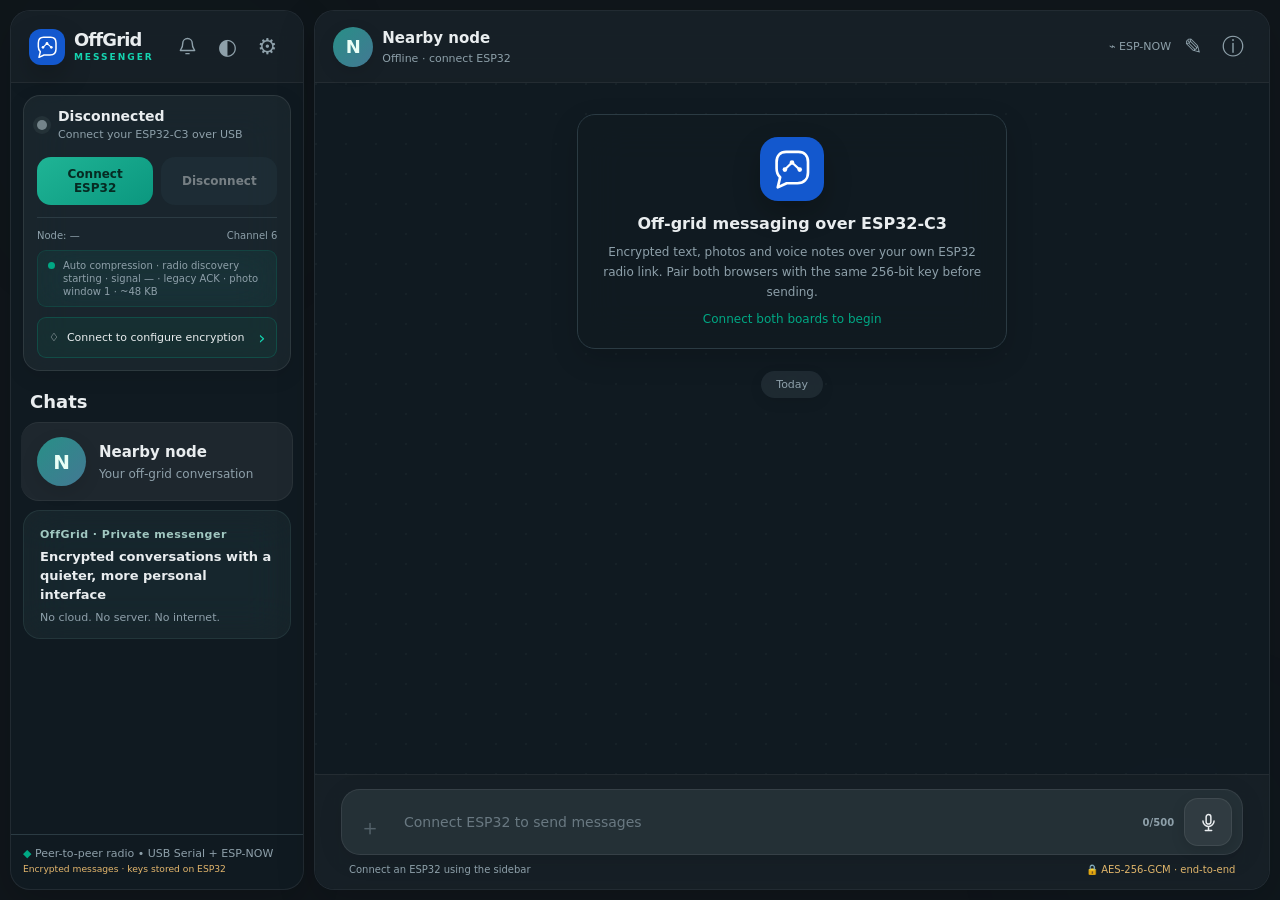
<file: web/index.html>
<!doctype html>
<html lang="en">
<head>
  <meta charset="utf-8">
  <meta name="viewport" content="width=device-width, initial-scale=1">
  <meta name="theme-color" content="#101b21">
  <title>OffGrid Messenger</title>
  <link rel="icon" href="logo.svg" type="image/svg+xml">
  <link rel="stylesheet" href="styles.css?v=2.4.1">
  <script src="protocol.js?v=2.4.1" defer></script>
  <script src="adaptive.js?v=2.4.1" defer></script>
  <script src="app.js?v=2.4.1" defer></script>
</head>
<body>
<div class="app" id="app">
  <aside class="sidebar">
    <header class="side-head">
      <div class="branding">
        <img class="brand-logo" src="logo.svg" alt="OffGrid Messenger logo">
        <div><strong>OffGrid</strong><small>MESSENGER</small></div>
      </div>
      <div class="side-actions">
        <button class="icon-button notification-button" id="notificationButton" type="button" title="Enable desktop notifications" aria-label="Enable desktop notifications" aria-pressed="false"><svg viewBox="0 0 24 24" width="19" height="19" fill="none" stroke="currentColor" stroke-width="1.8" stroke-linecap="round" stroke-linejoin="round" aria-hidden="true"><path d="M18 8a6 6 0 0 0-12 0c0 7-3 7-3 9h18c0-2-3-2-3-9ZM10 21h4"/></svg><span class="notification-dot" aria-hidden="true"></span></button><button class="icon-button" id="themeToggle" title="Toggle appearance" aria-label="Toggle appearance">◐</button>
        <button class="icon-button" id="settingsButton" title="Settings" aria-label="Settings">⚙</button>
      </div>
    </header>
    <div class="side-connection" id="connectionCard">
      <div class="connection-title">
        <span class="status-dot" id="statusDot"></span>
        <div><strong id="connectionState">Disconnected</strong><small id="connectionDescription">Connect your ESP32-C3 over USB</small></div>
      </div>
      <div class="connection-buttons">
        <button class="primary-button" id="connectButton">Connect ESP32</button>
        <button class="quiet-button" id="disconnectButton" disabled>Disconnect</button>
      </div>
      <div class="node-info"><span id="nodeAddress">Node: —</span><span id="nodeChannel">Channel 6</span></div>
      <div class="usb-diagnostics hidden" id="usbDiagnostics">
        <span id="usbDiagnosticsText">Waiting for firmware response…</span>
        <button class="usb-diagnostics-btn" id="usbDiagnosticsButton" type="button">Diagnostics</button>
      </div>
      <div class="link-health" title="Link profile uses acknowledgment latency and retries, not physical distance"><span class="link-health-dot"></span><span id="linkModeLabel">Auto · learning link quality</span></div>
      <button class="security-line" id="securityButton" type="button"><span id="securityIcon">♢</span><span id="securityLabel">Connect to configure encryption</span><span class="security-chevron">›</span></button>
    </div>
    <div class="chats-heading"><h2>Chats</h2><span class="tiny-badge unread-badge" id="unreadBadge" hidden aria-label="Unread messages">0</span></div>
    <button class="contact active" id="contactButton" type="button">
      <span class="avatar" id="contactAvatar">N</span>
      <span class="contact-body"><span class="contact-top"><strong id="contactSidebarName">Nearby node</strong><span class="contact-time" id="lastChatTime"></span></span><span class="contact-preview" id="lastChatPreview">Your off-grid conversation</span></span><span class="contact-unread" id="contactUnreadBadge" hidden aria-label="Unread messages">0</span>
    </button>
    <div class="phase-banner">
      <span>OffGrid · Private messenger</span>
      <strong>Encrypted conversations with a quieter, more personal interface</strong>
      <small>No cloud. No server. No internet.</small>
    </div>
    <div class="side-foot"><span class="tiny-offline">◆</span> Peer-to-peer radio • USB Serial + ESP-NOW <small>Encrypted messages · keys stored on ESP32</small></div>
  </aside>
  <main class="conversation">
    <header class="chat-header">
      <button id="mobileBack" class="icon-button back-button" aria-label="Back to chats">‹</button>
      <span class="avatar avatar-small" id="headerAvatar">N</span>
      <div class="chat-title"><strong id="chatName">Nearby node</strong><span id="chatSubhead">Waiting for USB connection</span></div>
      <div class="header-tools"><span class="header-radio" title="ESP-NOW, channel 6">⌁ <span>ESP-NOW</span></span><button class="icon-button" id="renameButton" title="Rename contact" aria-label="Rename contact">✎</button><button class="icon-button" id="infoButton" title="About this chat" aria-label="Chat information">ⓘ</button></div>
    </header>
    <div class="chat-background">
      <div class="chat-scroll" id="chatScroll" aria-live="polite" aria-relevant="additions">
        <div class="intro" id="introCard">
          <img class="intro-logo" src="logo.svg" alt="OffGrid Messenger logo">
          <strong>Off-grid messaging over ESP32-C3</strong>
          <p>Encrypted text, photos and voice notes over your own ESP32 radio link. Pair both browsers with the same 256-bit key before sending.</p>
          <span>Connect both boards to begin</span>
        </div>
        <div class="day-divider"><span>Today</span></div>
        <div class="messages" id="messages"></div>
      </div>
      <div class="send-panel">
        <div class="composer" id="composer">
          <button class="icon-button composer-attach" id="attachments" title="Send a photo" aria-label="Send a photo" disabled>＋</button>
          <input type="file" id="photoPicker" accept="image/*" hidden>
          <textarea id="messageInput" rows="1" maxlength="2000" placeholder="Connect ESP32 to send messages" disabled aria-label="Message"></textarea>
          <button class="icon-button voice-button" id="voiceButton" type="button" title="Record encrypted voice message (up to 2 minutes)" aria-label="Record voice message" aria-pressed="false" disabled>
            <svg viewBox="0 0 24 24" width="19" height="19" fill="none" stroke="currentColor" stroke-width="1.9" stroke-linecap="round" stroke-linejoin="round" aria-hidden="true"><rect x="9" y="2" width="6" height="12" rx="3"/><path d="M5 10a7 7 0 0 0 14 0M12 17v5M8 22h8"/></svg>
          </button>
          <span id="byteCount" class="byte-count">0/500</span>
          <button class="send-button" id="sendButton" aria-label="Send message" disabled>
            <svg viewBox="0 0 24 24" aria-hidden="true"><path d="M3 20 21 12 3 4l3.8 7.2L15 12l-8.2.8L3 20Z"/></svg>
          </button>
        </div>
        <div class="composer-caption"><span id="composerStatus">Connect an ESP32 using the sidebar</span><span id="encryptionStatus">🔒 AES-256-GCM · end-to-end</span></div>
      </div>
    </div>
  </main>
</div>
<div class="modal-backdrop hidden" id="modalBackdrop" role="presentation"><section class="modal" role="dialog" aria-modal="true" aria-labelledby="modalTitle"><div class="modal-head"><h2 id="modalTitle">Settings</h2><button class="icon-button" id="closeModal" aria-label="Close dialog">✕</button></div><div id="modalBody"></div></section></div>

<!-- In-app encrypted photo viewer: no new browser tab or network request. -->
<div class="photo-viewer hidden" id="photoViewer" role="dialog" aria-modal="true" aria-label="Photo viewer" tabindex="-1">
  <div class="photo-viewer-header">
    <div class="photo-viewer-heading"><span id="photoViewerName">Nearby node</span><small id="photoViewerDate"></small></div>
    <div class="photo-viewer-actions">
      <button type="button" class="viewer-action" id="viewerZoom" aria-label="Zoom photo" title="Zoom photo">⤢</button>
      <a class="viewer-action" id="viewerDownload" download="offgrid-photo.webp" aria-label="Save photo" title="Save photo">↓</a>
      <button type="button" class="viewer-action viewer-close" id="viewerClose" aria-label="Close photo viewer" title="Close (Esc)">✕</button>
    </div>
  </div>
  <div class="photo-viewer-stage" id="viewerStage">
    <button type="button" class="viewer-arrow viewer-prev" id="viewerPrevious" aria-label="Previous photo">‹</button>
    <div class="photo-viewer-canvas" id="viewerCanvas"><img id="viewerImage" alt="Selected chat photograph"></div>
    <button type="button" class="viewer-arrow viewer-next" id="viewerNext" aria-label="Next photo">›</button>
  </div>
  <div class="photo-viewer-footer"><span id="photoViewerCounter"></span><span id="photoViewerInfo"></span><span class="viewer-help">← → to browse · Esc to close · swipe on touch</span></div>
</div>
<div class="toast-host" id="toastHost" aria-live="polite"></div>
</body>
</html>
</file>
<file: web/styles.css>
:root{
  font-family:Inter,system-ui,-apple-system,"Segoe UI",sans-serif;
  font-size:14px;color-scheme:dark;
  --background:#09151b;--shell:#111b21;--panel:#202c33;--raised:#243640;--message:#202c33;--mine:#005c4b;
  --ink:#e9edef;--muted:#8ea0aa;--line:#2b3b43;--accent:#00a884;--accent-strong:#15d4b0;--hover:#2a3942;
  --chat:#0b141a;--blue:#53bdeb;--danger:#ff9985;--shadow:0 18px 60px rgba(0,0,0,.28);--glow:0 0 0 4px rgba(0,168,132,.12);
}
*{box-sizing:border-box}
html,body{height:100%}
body{margin:0;background:radial-gradient(circle at top,#0d2430 0,#09151b 48%,#071219 100%);color:var(--ink);overflow:hidden}
button,textarea,input{font:inherit}button{cursor:pointer}button:disabled{cursor:not-allowed;opacity:.45}
.app{max-width:1600px;min-width:320px;margin:0 auto;height:100dvh;display:flex;box-shadow:var(--shadow);background:var(--shell)}
.sidebar{width:370px;flex:none;border-right:1px solid var(--line);display:flex;flex-direction:column;min-height:0;background:linear-gradient(180deg,rgba(255,255,255,.015),transparent 30%)}
.side-head,.chat-header{height:72px;min-height:72px;background:rgba(32,44,51,.88);backdrop-filter:blur(12px);display:flex;align-items:center;padding:0 19px;gap:13px;border-bottom:1px solid rgba(255,255,255,.02)}
.side-head{justify-content:space-between}.branding{display:flex;align-items:center;gap:12px;line-height:1.1}.branding strong{font-size:19px;letter-spacing:-.6px}.branding small{display:block;font-size:9px;font-weight:750;color:var(--accent-strong);letter-spacing:2.6px;margin-top:4px}.brand-logo{width:38px;height:38px;border-radius:12px;box-shadow:0 10px 24px rgba(0,0,0,.22)}
.side-actions,.header-tools{display:flex;gap:4px;align-items:center}.icon-button{height:36px;width:36px;border:0;color:var(--muted);font-size:22px;border-radius:50%;background:transparent;display:inline-grid;place-items:center;transition:background .18s ease,color .18s ease,transform .18s ease}.icon-button:not(:disabled):hover{background:var(--hover);color:var(--ink);transform:translateY(-1px)}
.side-connection{margin:16px 15px 10px;padding:16px;border-radius:16px;background:linear-gradient(180deg,rgba(255,255,255,.02),transparent),var(--panel);border:1px solid var(--line);box-shadow:inset 0 1px 0 rgba(255,255,255,.03);transition:transform .24s ease,box-shadow .24s ease}.side-connection:hover{transform:translateY(-1px);box-shadow:var(--shadow),var(--glow)}
.connection-title{display:flex;align-items:center;gap:11px}.connection-title strong,.connection-title small{display:block}.connection-title small{color:var(--muted);font-size:11px;margin-top:4px;overflow-wrap:anywhere}.status-dot{height:10px;width:10px;background:#74848a;border-radius:100%;box-shadow:0 0 0 4px #74848a20;flex:none}.status-dot.on{background:#19cba4;box-shadow:0 0 0 4px #19cba420;animation:pulseDot 2s infinite}.status-dot.wait{background:#f6c453;box-shadow:0 0 0 4px #f6c45320;animation:pulseDot 1.7s infinite}
.connection-buttons{display:flex;gap:8px;margin:16px 0 12px}.primary-button,.quiet-button{border:0;border-radius:10px;padding:10px 14px;font-weight:700;font-size:12px;transition:transform .18s ease,filter .18s ease,background .18s ease}.primary-button{background:var(--accent);color:#062a22}.quiet-button{background:var(--raised);color:var(--ink)}.primary-button:not(:disabled):hover,.quiet-button:not(:disabled):hover{transform:translateY(-1px);filter:brightness(1.05)}.primary-button:not(:disabled):hover{background:var(--accent-strong)}
.node-info{border-top:1px solid var(--line);padding-top:12px;display:flex;justify-content:space-between;color:var(--muted);font-size:10px;gap:8px}.chats-heading{display:flex;align-items:center;gap:8px;padding:12px 19px 10px}.chats-heading h2{font-size:18px;margin:0}.tiny-badge{background:#213a34;color:#78d8bc;font-size:11px;padding:2px 7px;border-radius:50px}
.contact{display:flex;gap:13px;align-items:center;text-align:left;width:100%;background:transparent;color:var(--ink);border:0;padding:13px 18px;transition:background .2s ease}.contact.active{background:var(--hover);border-left:3px solid var(--accent);padding-left:15px}.contact:hover{background:var(--hover)}
.avatar{background:linear-gradient(145deg,#1cc7a7,#2671ff);width:49px;height:49px;border-radius:50%;display:inline-grid;place-items:center;font-size:20px;font-weight:700;color:#eafff6;flex:none;box-shadow:0 8px 24px rgba(0,0,0,.22)}.avatar-small{width:40px;height:40px;font-size:18px}
.contact-body{flex:1;min-width:0}.contact-top{display:flex;align-items:center;justify-content:space-between;gap:5px}.contact-top strong{overflow:hidden;text-overflow:ellipsis;white-space:nowrap;font-weight:600;font-size:15px}.contact-time{color:var(--muted);font-size:10px;flex:none}.contact-preview{color:var(--muted);display:block;white-space:nowrap;overflow:hidden;text-overflow:ellipsis;margin-top:6px;font-size:12px}
.phase-banner{margin:8px 15px 14px;padding:14px 16px;border-radius:14px;background:linear-gradient(135deg,rgba(0,168,132,.14),rgba(83,189,235,.12));border:1px solid rgba(83,189,235,.12)}.phase-banner span{display:inline-block;color:#7be7cb;font-size:11px;font-weight:700;letter-spacing:.5px}.phase-banner strong{display:block;margin-top:7px;font-size:13px}.phase-banner small{display:block;margin-top:6px;color:var(--muted);font-size:11px}
.side-foot{margin-top:auto;padding:13px 18px 19px;color:var(--muted);font-size:11px;line-height:1.6;border-top:1px solid var(--line)}.side-foot small{display:block;color:#e4b76d}.tiny-offline{color:var(--accent)}
.conversation{min-width:0;flex:1;display:flex;flex-direction:column}.chat-header{padding:0 24px}.chat-title{flex:1;min-width:0}.chat-title strong{display:block;font-size:15px;white-space:nowrap;overflow:hidden;text-overflow:ellipsis}.chat-title span{display:block;color:var(--muted);font-size:11px;margin-top:5px}.header-radio{color:var(--muted);font-size:11px;white-space:nowrap}.back-button{display:none}
.chat-background{min-height:0;display:flex;flex:1;flex-direction:column;background-color:var(--chat);background-image:radial-gradient(circle at 1px 1px,rgba(113,145,138,.08) 1px,transparent 0),linear-gradient(180deg,rgba(255,255,255,.015),transparent 12%);background-size:26px 26px,100% 100%}
.chat-scroll{flex:1;overflow-y:auto;padding:20px 8% 28px;scrollbar-color:#63747a50 transparent;scrollbar-width:thin}.intro{margin:7px auto 22px;max-width:430px;border:1px solid var(--line);border-radius:18px;background:rgba(17,27,33,.92);text-align:center;padding:22px 24px;color:var(--muted);font-size:12px;box-shadow:0 10px 28px rgba(0,0,0,.16);animation:fadeUp .5s ease}.intro-logo{width:64px;height:64px;border-radius:18px;box-shadow:0 12px 26px rgba(0,0,0,.16);margin-bottom:10px}.intro strong{display:block;color:var(--ink);font-size:16px}.intro p{line-height:1.65;margin:10px 0}.intro span{color:var(--accent)}.day-divider{text-align:center;margin:0 auto 20px}.day-divider span{display:inline-block;background:rgba(32,44,51,.92);color:var(--muted);padding:7px 15px;border-radius:999px;font-size:11px;box-shadow:0 4px 14px rgba(0,0,0,.08)}
.messages{display:flex;flex-direction:column;gap:8px}.message-row{width:100%;display:flex;opacity:1;transform:translateY(0)}.message-row.in.is-new{animation:msgInLeft .28s cubic-bezier(.2,.8,.2,1)}.message-row.out.is-new{animation:msgInRight .28s cubic-bezier(.2,.8,.2,1)}.message-row.out{justify-content:flex-end}
.message-bubble{max-width:min(76%,560px);min-width:94px;border-radius:10px;background:var(--message);padding:9px 11px 6px;box-shadow:0 1px 1px #0002,0 8px 20px rgba(0,0,0,.06);position:relative;overflow-wrap:anywhere;word-break:break-word;transition:transform .18s ease,box-shadow .18s ease}.message-bubble:hover{transform:translateY(-1px);box-shadow:0 1px 1px #0002,0 12px 26px rgba(0,0,0,.08)}.out .message-bubble{background:var(--mine)}.message-text{white-space:pre-wrap;line-height:1.5;font-size:13px}.message-meta{display:flex;justify-content:flex-end;align-items:center;gap:6px;margin-top:4px;font-size:10px;color:#c2d2d5ad;user-select:none;white-space:nowrap}.receipt{display:inline-flex;align-items:flex-end;min-width:18px;height:12px;position:relative}.receipt .check{position:absolute;right:0;bottom:-1px;font-size:12px;line-height:1;color:#b5c5c8;transform-origin:center;transition:color .18s ease,opacity .18s ease,transform .18s ease}.receipt .check.first{right:7px}.receipt .check.second{right:0}.message-row[data-status="read"] .receipt .check,.receipt.read .check{color:var(--blue)}.message-row[data-status="failed"] .receipt .check,.receipt.failed .check{display:none}.receipt.single .check.second{display:none}.receipt.pending .check,.receipt.queued .check{display:none}.receipt.pending::before,.receipt.queued::before{content:"◷";font-size:11px;color:#b5c5c8;position:absolute;right:0;bottom:-1px}.receipt.failed::before{content:"!";font-size:11px;color:var(--danger);position:absolute;right:0;bottom:-1px;font-weight:800}.message-row[data-status="read"] .receipt{animation:receiptGlow .24s ease}.send-panel{background:rgba(32,44,51,.88);backdrop-filter:blur(10px);padding:12px 24px 10px;border-top:1px solid rgba(255,255,255,.02)}.composer{display:flex;align-items:flex-end;gap:9px;background:var(--raised);border-radius:14px;padding:5px 8px;border:1px solid rgba(255,255,255,.02);transition:border-color .18s ease,box-shadow .18s ease}.composer:focus-within{border-color:rgba(0,168,132,.42);box-shadow:var(--glow)}.composer textarea{background:transparent;flex:1;min-width:0;border:0;resize:none;max-height:125px;min-height:36px;outline:none;color:var(--ink);padding:9px 5px;line-height:18px;scrollbar-width:thin}.composer textarea::placeholder{color:var(--muted)}.composer textarea:disabled{opacity:.65}.send-button{background:linear-gradient(180deg,var(--accent),var(--accent-strong));border:0;border-radius:12px;width:42px;height:40px;display:grid;place-items:center;color:#062b22;flex:none;box-shadow:0 10px 18px rgba(0,168,132,.18);transition:transform .18s ease,filter .18s ease}.send-button svg{width:18px;height:18px;fill:#062b22}.send-button:not(:disabled):hover{transform:translateY(-1px) scale(1.02);filter:brightness(1.03)}.byte-count{color:var(--muted);font-size:10px;padding-bottom:12px;white-space:nowrap}.byte-count.over{color:#ff9b83}.composer-caption{display:flex;justify-content:space-between;gap:10px;padding:8px 5px 1px;color:var(--muted);font-size:10px}.composer-caption span:last-child{color:#e0b56b}
.modal-backdrop{position:fixed;inset:0;background:#0009;z-index:10;display:grid;place-items:center;padding:16px;backdrop-filter:blur(4px)}.modal-backdrop.hidden{display:none}.modal{background:var(--panel);border:1px solid var(--line);border-radius:18px;width:min(430px,100%);padding:20px;box-shadow:var(--shadow);animation:modalIn .18s ease}.modal-head{display:flex;align-items:center;justify-content:space-between}.modal-head h2{margin:0;font-size:19px}.modal p{font-size:12px;color:var(--muted);line-height:1.6}.modal label{display:block;margin:18px 0 8px;font-size:12px;color:var(--muted)}.modal input{width:100%;background:var(--shell);border:1px solid var(--line);border-radius:10px;padding:12px;color:var(--ink);outline-color:var(--accent)}.modal-actions{display:flex;justify-content:flex-end;margin-top:19px;gap:8px}.info-line{border-bottom:1px solid var(--line);padding:11px 0;font-size:12px;display:flex;justify-content:space-between;gap:12px}.info-line span{color:var(--muted)}
.toast-host{position:fixed;left:50%;bottom:90px;transform:translateX(-50%);z-index:20;pointer-events:none}.toast{background:#394c52;color:#fff;padding:11px 16px;border-radius:10px;box-shadow:var(--shadow);margin-top:7px;font-size:12px;max-width:min(90vw,450px);animation:toastIn .2s ease}.soft-button{border:0;border-radius:10px;padding:10px 14px;font-weight:700;font-size:12px;background:#3d2f2b;color:#ffcfbf}
body.light{color-scheme:light;--background:#ebeef0;--shell:#fff;--panel:#f0f2f5;--raised:#fff;--message:#fff;--mine:#d9fdd3;--ink:#1b292f;--muted:#63747b;--line:#d5dee1;--hover:#e8eff0;--chat:#efeae2;--shadow:0 4px 28px rgba(25,56,60,.1);--glow:0 0 0 4px rgba(0,168,132,.08)}
body.light{background:radial-gradient(circle at top,#f6fbff 0,#eef2f4 52%,#e8ecee 100%)}body.light .message-meta{color:#64746fc9}body.light .side-foot small,body.light .composer-caption span:last-child{color:#94711e}.history-empty{color:var(--muted);font-size:12px;text-align:center;padding:24px 0}
@keyframes pulseDot{0%{transform:scale(1);box-shadow:0 0 0 0 rgba(25,203,164,.24)}70%{transform:scale(1.05);box-shadow:0 0 0 8px rgba(25,203,164,0)}100%{transform:scale(1)}}
@keyframes fadeUp{from{opacity:0;transform:translateY(10px)}to{opacity:1;transform:none}}
@keyframes msgInLeft{from{opacity:0;transform:translate(-12px,8px) scale(.98)}to{opacity:1;transform:none}}
@keyframes msgInRight{from{opacity:0;transform:translate(12px,8px) scale(.98)}to{opacity:1;transform:none}}
@keyframes toastIn{from{opacity:0;transform:translateY(8px)}to{opacity:1;transform:none}}
@keyframes modalIn{from{opacity:0;transform:scale(.98) translateY(6px)}to{opacity:1;transform:none}}
@keyframes receiptGlow{0%{transform:scale(.9);opacity:.7}100%{transform:scale(1);opacity:1}}
@media(max-width:800px){.sidebar{width:290px}.chat-scroll{padding-left:4%;padding-right:4%}.send-panel{padding-left:10px;padding-right:10px}.chat-header{padding:0 10px}}
@media(max-width:590px){.app{position:relative;overflow:hidden}.sidebar{width:100%;position:absolute;inset:0;z-index:2}.conversation{width:100%;position:absolute;inset:0;z-index:1}body.mobile-chat .sidebar{display:none}body.mobile-chat .conversation{z-index:3}.back-button{display:grid}.header-radio span{display:none}.side-foot{padding-bottom:24px}.message-bubble{max-width:85%}}

/* Phase 1.4: compact WhatsApp-style overlapping vector receipts */
.receipt-icon{display:inline-flex;align-items:center;justify-content:center;width:26px;height:16px;flex:none;color:#aebec5;line-height:1;position:relative;transition:color .22s ease,transform .22s ease}
.receipt-icon svg{overflow:visible;display:block}
.receipt-icon .tick-one,.receipt-icon .tick-two{transition:opacity .18s ease,stroke .18s ease}
.receipt-icon.sent .tick-two{opacity:0}
.receipt-icon.read{color:#53bdeb;animation:receiptGlow .26s ease}
.receipt-icon.sending .tick-one,.receipt-icon.sending .tick-two,.receipt-icon.queued .tick-one,.receipt-icon.queued .tick-two,.receipt-icon.failed .tick-one,.receipt-icon.failed .tick-two{opacity:0}
.receipt-icon.sending:after,.receipt-icon.queued:after{content:'◷';position:absolute;right:3px;bottom:0;font-size:13px;color:var(--muted)}
.receipt-icon.failed:after{content:'!';position:absolute;right:8px;bottom:0;font-weight:800;font-size:13px;color:var(--danger)}
.transfer-progress{font-weight:700;font-variant-numeric:tabular-nums;color:var(--accent-strong);font-size:10px}
.chat-photo{display:block;max-width:min(340px,58vw);width:auto;height:auto;max-height:360px;object-fit:contain;border-radius:9px;cursor:zoom-in;background:rgba(0,0,0,.14);transition:filter .2s ease,transform .2s ease}
.chat-photo:hover{filter:brightness(1.04)}.photo-caption{font-size:10px;color:var(--muted);padding-top:7px}
.message-row.retryable{cursor:pointer}.message-row.retryable .message-bubble{outline:1px solid rgba(255,153,133,.38)}.message-row.retryable:hover .message-bubble{outline-color:var(--danger)}
.security-line{border:1px solid rgba(0,168,132,.25);width:100%;background:rgba(0,168,132,.07);color:var(--ink);display:flex;align-items:center;gap:8px;text-align:left;padding:9px 11px;border-radius:9px;font-size:11px;transition:background .2s ease,transform .18s ease}
.security-line:hover{background:rgba(0,168,132,.14);transform:translateY(-1px)}.security-line #securityLabel{flex:1;line-height:1.4}.security-chevron{font-size:18px;color:var(--accent-strong)}
.pair-key-field{display:block;width:100%;background:var(--shell);border:1px solid var(--line);border-radius:10px;padding:10px 12px;color:var(--ink);font-family:ui-monospace,SFMono-Regular,Consolas,monospace;font-size:12px;outline-color:var(--accent);resize:vertical;word-break:break-all;margin:13px 0}
.pair-actions{display:flex;align-items:center;flex-wrap:wrap;gap:8px}.pair-status{border-radius:10px;padding:11px 12px;background:rgba(0,168,132,.10);border:1px solid rgba(0,168,132,.16);font-size:12px;margin-top:14px}
.settings-actions{display:flex;flex-wrap:wrap;gap:8px;margin-top:15px}.setting-select{background:var(--shell);color:var(--ink);border:1px solid var(--line);border-radius:10px;width:100%;padding:11px;line-height:1.5;white-space:normal}
.icon-button.composer-attach:not(:disabled){background:rgba(0,168,132,.1);color:var(--accent-strong);font-size:28px;align-self:center}.icon-button.composer-attach:not(:disabled):hover{background:rgba(0,168,132,.18);transform:rotate(45deg) scale(1.06)}
.message-bubble:has(.chat-photo){padding:6px 7px 6px}.message-bubble:has(.chat-photo) .message-meta{padding:0 4px}

/* Light mode: intentionally override all Phase 1.3 dark/translucent hardcoded backgrounds. */
body.light{--shell:#fff;--panel:#f8fafb;--raised:#fff;--message:#fff;--mine:#d9fbd8;--ink:#20313a;--muted:#586a73;--line:#d9e3e6;--hover:#e9f3f2;--chat:#f2f5f4;--accent:#009779;--accent-strong:#007b66;--blue:#128ad4;--danger:#b63b36}
body.light .side-head,body.light .chat-header{background:rgba(248,250,251,.97);border-bottom:1px solid #dce6e8;color:#20313a}
body.light .send-panel{background:rgba(248,250,251,.96);border-top:1px solid #dae5e8}
body.light .side-connection{background:linear-gradient(180deg,#fff,#f4faf8);border-color:#d7e7e3;box-shadow:0 3px 20px #143e3420}
body.light .intro{background:#fff;border-color:#d6e2e5;color:#5a6d73;box-shadow:0 14px 35px #1f444c12}
body.light .day-divider span{background:#e5efed;color:#53666e;box-shadow:0 2px 10px #204a4b0d}
body.light .phase-banner{background:linear-gradient(120deg,#dff6ee,#e3f0fe);border:1px solid #c5e7e1}
body.light .phase-banner span{color:#007f68}body.light .phase-banner strong{color:#214c46}
body.light .tiny-badge{background:#def4ec;color:#08745f}
body.light .message-bubble{box-shadow:0 1px 4px #35575a16,0 7px 22px #35575a0a}
body.light .message-meta{color:#587276}
body.light .receipt-icon{color:#758d95}body.light .receipt-icon.read{color:#168bd5}
body.light .chat-background{background-color:#eef3f1;background-image:radial-gradient(circle at 1px 1px,rgba(70,111,99,.07) 1px,transparent 0)}
body.light .composer{background:#fff;border:1px solid #d9e5e7;box-shadow:0 2px 8px #123a3810}
body.light .composer textarea{color:#21353a}body.light .composer-caption{color:#5e747b}
body.light .modal{background:#fff;border-color:#d9e4e7}body.light .modal-backdrop{background:rgba(28,48,51,.42)}
body.light .modal input,body.light .pair-key-field,body.light .setting-select{background:#f7fbfb;border-color:#d4e5e7;color:#23343a}
body.light .security-line{background:#e3f7f0;border-color:#bde7d9;color:#1c564a}body.light .security-line:hover{background:#d3f2e7}
body.light .pair-status{background:#e6f7ef;border-color:#bbe2d6;color:#28604e}
body.light .soft-button{background:#fff1eb;color:#a33d2f}body.light .toast{background:#20373c;color:#fff}
body.light .contact.active{background:#e9f5f2}body.light .side-foot{color:#586d72}
body.light .brand-logo{box-shadow:0 4px 12px #2b66552b}
@media(prefers-reduced-motion:reduce){*,*::before,*::after{animation-duration:.01ms!important;transition-duration:.01ms!important;scroll-behavior:auto!important}}
@media(max-width:590px){.chat-photo{max-width:64vw}.security-line{font-size:11px}.pair-actions>*{flex:1}.phase-banner{display:none}}

/* Phase 1.4.1 — real full-width adaptive desktop / split-screen / narrow-window layout */
:root{--sidebar-width:clamp(270px,23vw,366px)}
html,body{width:100%;min-width:0;height:100%;overflow:hidden}
.app{width:100%;max-width:none;min-width:0;margin:0;height:100dvh;border-radius:0;overflow:hidden;box-shadow:none}
.sidebar{width:var(--sidebar-width);min-width:0;flex:0 0 var(--sidebar-width);overflow-y:auto;overflow-x:hidden;scrollbar-width:thin}
.conversation{flex:1 1 0;min-width:0;width:auto;overflow:hidden}
.side-head,.chat-header{min-width:0;gap:9px;padding-inline:clamp(11px,1.4vw,22px)}
.side-head{flex-shrink:0}.branding{min-width:0;gap:9px}.branding strong{font-size:clamp(16px,1.4vw,19px)}.branding small{letter-spacing:2px}.brand-logo{height:36px;width:36px;flex-shrink:0}
.side-actions,.header-tools{flex-shrink:0}.chat-title{min-width:0}.chat-title span{text-overflow:ellipsis;overflow:hidden;white-space:nowrap}
.side-connection{margin:12px 12px 8px;padding:12px 13px}.node-info{flex-wrap:wrap;row-gap:4px;font-size:10px}.node-info span{overflow-wrap:anywhere}
.connection-buttons{flex-wrap:wrap}.connection-buttons button{flex:1 1 115px}
.phase-banner{margin:7px 12px 12px}.side-foot{padding:10px 12px 12px}.chat-header .avatar{flex-shrink:0}
.chat-scroll{padding:16px clamp(12px,4vw,64px) 24px;min-width:0;overscroll-behavior-y:contain}
.message-bubble{max-width:min(83%,680px);min-width:0;overflow:hidden}.message-row{min-width:0}.message-text{overflow-wrap:anywhere}
.message-bubble:has(.chat-photo){max-width:min(83%,520px)}.chat-photo{display:block;width:auto;max-width:100%;height:auto;max-height:min(46vh,465px);object-fit:contain}
.send-panel{padding:10px clamp(10px,2vw,28px) 9px;min-width:0}.composer{min-width:0}.composer textarea{font-size:13px}.composer-caption{flex-wrap:wrap;row-gap:3px}.composer-caption span{min-width:0;overflow-wrap:anywhere}
.header-radio{flex-shrink:0}.link-health{margin:9px 0 10px;padding:8px 10px;border-radius:9px;background:rgba(0,168,132,.065);border:1px solid rgba(0,168,132,.17);color:var(--muted);display:flex;align-items:flex-start;gap:8px;font-size:10px;line-height:1.3;overflow-wrap:anywhere}
.link-health-dot{display:block;width:7px;height:7px;flex-shrink:0;border-radius:50%;background:var(--accent);margin-top:3px}
body.light .link-health{background:#eaf6f2;border-color:#cfebe0;color:#346759}
body.light .side-head,body.light .chat-header{background:#f8fafb}
body.light .chat-title strong,body.light .branding strong{color:var(--ink)}
body.light .composer .send-button:disabled{background:#d2e8e2;color:#658c80}
body.light .composer .send-button:not(:disabled){background:#00a884}
body.light .composer .send-button svg{fill:#062b22}
body.light .side-connection .primary-button:disabled{background:#c5d9d5;color:#567b72}
body.light .side-connection .quiet-button{border:1px solid #d7e4e5;color:#29454a}
body.light .phase-banner small{color:#527878}
body.light .avatar{color:#fff}
body.light .chat-background{background-color:#edf4f1}
/* Compact desktop and half-width windows: preserve usable messaging pane */
@media (min-width:721px) and (max-width:1100px){
 :root{--sidebar-width:clamp(230px,32vw,310px)}
 .chat-header{height:62px;min-height:62px}.side-head{height:62px;min-height:62px}
 .chat-scroll{padding-left:13px;padding-right:13px}.header-radio span{display:none}
 .chat-header .avatar{width:36px;height:36px}.chat-title strong{font-size:14px}
 .chat-title span{font-size:10px}.phase-banner{padding:12px}
 .message-bubble{max-width:86%}.message-bubble:has(.chat-photo){max-width:86%}
 .send-panel{padding:9px 10px 8px}.composer-caption{font-size:9px}
}
@media(max-width:720px){
 :root{--sidebar-width:100%}
 .app{position:relative;width:100%;height:100dvh;overflow:hidden}
 .sidebar{width:100%;height:100%;position:absolute;inset:0;z-index:2;background:var(--shell);overflow-y:auto;display:flex;animation:fadeUp .22s ease}
 .conversation{width:100%;height:100%;position:absolute;inset:0;z-index:1;overflow:hidden;visibility:hidden}
 body.mobile-chat .sidebar{display:none}
 body.mobile-chat .conversation{visibility:visible;z-index:3;animation:chatSlide .2s ease-out}
 .back-button{display:inline-grid;flex:none}.chat-header{min-height:62px;height:62px;padding:0 9px;gap:7px}
 .header-radio{display:none}.chat-title strong{font-size:14px}.chat-title span{font-size:10px}
 .chat-scroll{padding:12px 10px 16px}.message-bubble{max-width:89%}.message-bubble:has(.chat-photo){max-width:89%}
 .send-panel{padding:8px 8px max(8px,env(safe-area-inset-bottom))}
 .composer-caption{font-size:9px}.composer-caption span:last-child{display:none}
 .side-foot{margin-top:auto}.phase-banner{display:block}.contact{min-height:74px}
 .chat-photo{max-width:100%;max-height:44vh}
 .modal{max-height:calc(100dvh - 28px);overflow-y:auto}
 .pair-actions>*{flex:1 1 130px}
}
@media(max-width:380px){.side-actions .icon-button{width:32px;height:32px}.branding strong{font-size:16px}.brand-logo{width:33px;height:33px}.header-tools{gap:0}.header-tools .icon-button{width:30px;height:32px}.avatar-small{width:32px;height:32px}.byte-count{font-size:9px}}
@keyframes chatSlide{from{opacity:.65;transform:translateX(12px)}to{opacity:1;transform:translateX(0)}}

/* Phase 1.4.3: app-integrated image viewer. Existing layouts/themes remain untouched. */
.photo-viewer.hidden{display:none!important}
.photo-viewer{position:fixed;inset:0;z-index:50;display:flex;flex-direction:column;
 background:rgba(8,17,23,.97);color:#f1f5f7;backdrop-filter:blur(18px);
 animation:viewerReveal .23s cubic-bezier(.19,1,.22,1);}
.photo-viewer-header{min-height:68px;padding:12px clamp(14px,3vw,40px);display:flex;align-items:center;justify-content:space-between;gap:18px;background:rgba(12,24,30,.75);border-bottom:1px solid #ffffff13}
.photo-viewer-heading{display:flex;flex-direction:column;gap:4px;min-width:0;font-size:14px;font-weight:650;white-space:nowrap;overflow:hidden;text-overflow:ellipsis}
.photo-viewer-heading small{font-size:11px;font-weight:400;color:#9cadb4}
.photo-viewer-actions{display:flex;gap:8px;align-items:center;flex:none}
.viewer-action{display:grid;place-items:center;width:38px;height:38px;border:0;border-radius:50%;color:#e8f5f5;background:transparent;font-size:22px;text-decoration:none;cursor:pointer;transition:background .18s,transform .18s}
.viewer-action:hover,.viewer-arrow:hover:not(:disabled){background:#ffffff1e;transform:scale(1.06)}
.photo-viewer-stage{position:relative;display:flex;flex:1;min-height:0;align-items:center;justify-content:center;padding:18px clamp(52px,7vw,110px)}
.photo-viewer-canvas{max-width:100%;max-height:100%;min-width:0;min-height:0;overflow:hidden;display:flex;align-items:center;justify-content:center;border-radius:6px}
.photo-viewer-canvas img{display:block;max-width:100%;max-height:calc(100dvh - 170px);width:auto;height:auto;object-fit:contain;box-shadow:0 12px 55px #0007;cursor:zoom-in;user-select:none;transition:transform .22s ease}
.photo-viewer-canvas.zoomed{overflow:auto;justify-content:flex-start;align-items:flex-start;max-width:100%;width:100%;height:100%}
.photo-viewer-canvas.zoomed img{max-width:none;max-height:none;cursor:zoom-out;min-width:100%;height:auto}
.photo-viewer-canvas img.photo-enter{animation:viewerPhoto .24s cubic-bezier(.2,.8,.2,1)}
.viewer-arrow{position:absolute;top:50%;transform:translateY(-50%);z-index:2;width:42px;height:48px;display:grid;place-items:center;border:0;border-radius:13px;color:#f7fbfb;background:#ffffff12;cursor:pointer;font-size:40px;line-height:1;transition:background .2s,transform .2s}
.viewer-arrow.viewer-prev{left:clamp(7px,2vw,26px)}.viewer-arrow.viewer-next{right:clamp(7px,2vw,26px)}
.viewer-arrow:hover:not(:disabled){transform:translateY(-50%) scale(1.06)}.viewer-arrow.viewer-hidden{visibility:hidden;pointer-events:none}
.photo-viewer-footer{min-height:58px;padding:12px clamp(14px,3vw,40px);display:flex;align-items:center;justify-content:center;gap:15px;flex-wrap:wrap;background:#0c181ebf;border-top:1px solid #ffffff11;color:#b8c7cc;font-size:12px}
#photoViewerCounter{font-weight:700;color:#f1f8fa}.viewer-help{color:#82969c;font-size:11px}
body.viewer-open{overflow:hidden}
@keyframes viewerReveal{from{opacity:0}to{opacity:1}}@keyframes viewerPhoto{from{opacity:.48;transform:translateY(8px) scale(.965)}to{opacity:1;transform:none}}
@media(max-width:590px){.photo-viewer-header{min-height:56px}.photo-viewer-stage{padding:12px 42px}.photo-viewer-canvas img{max-height:calc(100dvh - 135px)}.viewer-help{display:none}.viewer-arrow{width:35px;height:42px;font-size:32px}.photo-viewer-footer{min-height:48px}}
@media(prefers-reduced-motion:reduce){.photo-viewer,.photo-viewer-canvas img.photo-enter{animation:none}.viewer-action,.viewer-arrow,.photo-viewer-canvas img{transition:none}}

/* Phase 1.4.3.1 — unobtrusive USB handshake diagnostic. */
.usb-diagnostics{margin-top:10px;padding:9px 11px;border:1px solid var(--line);border-radius:10px;display:flex;gap:9px;align-items:center;justify-content:space-between;background:var(--raised);color:var(--muted);font-size:11px;line-height:1.45;overflow-wrap:anywhere}
.usb-diagnostics.hidden{display:none}
.usb-diagnostics-btn{flex-shrink:0;background:transparent;border:1px solid var(--line);color:var(--ink);border-radius:8px;padding:7px 10px;font-size:11px;font-weight:700}
.usb-diagnostics-btn:hover{border-color:var(--accent);color:var(--accent)}
.usb-diagnostics-log{max-height:230px;overflow:auto;white-space:pre-wrap;overflow-wrap:anywhere;background:var(--shell);padding:12px;border:1px solid var(--line);border-radius:10px;font:11px/1.55 ui-monospace,monospace;color:var(--ink)}

/* Phase 1.4.9 diagnostic dialog only; approved chat layout untouched. */
.diagnostic-results{white-space:pre-wrap;overflow-wrap:anywhere;max-height:330px;overflow:auto;background:var(--shell);color:var(--ink);border:1px solid var(--line);border-radius:10px;padding:14px;font-size:12px;line-height:1.7;user-select:text}
.diagnostic-actions{display:flex;gap:8px;flex-wrap:wrap;margin:12px 0}

.modal:has(.diagnostic-results){width:min(680px,calc(100vw - 24px));max-height:92dvh;overflow-y:auto}

/* Phase 1.5: integrated voice notes; composer and original chat theme retained. */
.voice-button{height:38px;width:38px;flex:none;align-self:center;color:var(--accent-strong);border:1px solid transparent}
.voice-button svg{pointer-events:none}
.voice-button.recording{background:rgba(235,70,77,.18);color:#ff6873;border-color:rgba(235,70,77,.36);animation:voice-pulse 1.25s ease-in-out infinite}
.voice-clip{display:flex;align-items:center;gap:10px;max-width:min(66vw,360px);min-width:min(220px,54vw);padding:5px 2px 2px}
.voice-clip audio{display:block;max-width:100%;width:280px;height:38px;min-width:0;flex:1;accent-color:var(--accent)}
.voice-clip-info{font-size:10px;color:var(--muted);white-space:nowrap;flex:none}
.out .voice-clip-info{color:#c4e7dc}
.voice-empty{font-size:12px;color:var(--muted)}
@keyframes voice-pulse{50%{box-shadow:inset 0 0 0 1px #ff6873;background:rgba(235,70,77,.28)}}
@media(max-width:420px){.voice-clip{min-width:0;width:min(78vw,310px);flex-wrap:wrap}.voice-clip audio{width:100%}.voice-button{width:34px;height:34px}}
@media(prefers-reduced-motion:reduce){.voice-button.recording{animation:none}}

/* Long settings and diagnostics remain keyboard/scroll accessible at desktop heights. */
.modal{max-height:min(90dvh,900px);overflow-y:auto;overscroll-behavior:contain}

/* Phase 1.5.1: a voice note is played only on actual audio playback.
 * The mic is independent from delivered/read message ticks. */
.voice-played-icon{display:inline-flex;flex:none;align-items:center;justify-content:center;
 width:20px;height:24px;color:#9cabb0;transition:color .2s ease;opacity:.96}
.voice-played-icon.played{color:#53bdeb}
body.light .voice-played-icon{color:#87969c}
body.light .voice-played-icon.played{color:#168bd5}


/* ===== Phase 1.6 premium glass polish ===== */
:root{
  --glass-border:rgba(255,255,255,.10);
  --glass-fill:rgba(13,23,31,.58);
  --glass-fill-2:rgba(17,29,39,.72);
  --panel-edge:rgba(255,255,255,.06);
  --accent-gradient:linear-gradient(135deg,#00d0a5 0%,#4cd2ff 100%);
  --accent-deep:linear-gradient(135deg,#03c39b 0%,#00a884 55%,#38bdf8 100%);
}
body{background:linear-gradient(135deg,#071118 0%,#0b1620 35%,#08161f 100%);}
body::before,body::after{content:"";position:fixed;inset:auto;pointer-events:none;z-index:0;filter:blur(18px);opacity:.75;}
body::before{width:42vw;height:42vw;left:-8vw;top:-12vw;background:radial-gradient(circle,#10b98155 0%,transparent 62%);}
body::after{width:36vw;height:36vw;right:-10vw;bottom:-14vw;background:radial-gradient(circle,#38bdf855 0%,transparent 64%);}
.app{position:relative;z-index:1;max-width:none;width:100%;padding:14px;gap:14px;background:transparent;box-shadow:none;}
.sidebar,.conversation{background:linear-gradient(180deg,rgba(255,255,255,.03),rgba(255,255,255,.01)),var(--glass-fill-2);border:1px solid var(--glass-border);border-radius:28px;overflow:hidden;box-shadow:0 24px 70px rgba(0,0,0,.26), inset 0 1px 0 rgba(255,255,255,.05);backdrop-filter:blur(24px) saturate(145%);-webkit-backdrop-filter:blur(24px) saturate(145%);}
.sidebar{border-right:1px solid var(--glass-border);}
.side-head,.chat-header,.send-panel{background:rgba(15,25,33,.58)!important;backdrop-filter:blur(20px) saturate(150%);-webkit-backdrop-filter:blur(20px) saturate(150%);border-color:rgba(255,255,255,.06)!important;}
.side-connection,.phase-banner,.intro,.day-divider span,.link-health,.modal,.photo-viewer-header,.photo-viewer-footer{backdrop-filter:blur(22px) saturate(140%);-webkit-backdrop-filter:blur(22px) saturate(140%);}
.side-connection{background:linear-gradient(180deg,rgba(255,255,255,.06),rgba(255,255,255,.015))!important;border:1px solid rgba(255,255,255,.09)!important;border-radius:22px;box-shadow:0 18px 40px rgba(0,0,0,.18), inset 0 1px 0 rgba(255,255,255,.07)!important;}
.phase-banner{background:linear-gradient(135deg,rgba(0,208,165,.16),rgba(76,210,255,.12))!important;border:1px solid rgba(102,217,255,.18)!important;border-radius:22px;box-shadow:0 16px 34px rgba(0,0,0,.10);}
.phase-banner strong{line-height:1.45;}
.contact{margin:0 10px 2px;width:calc(100% - 20px);border-radius:18px;padding:14px 16px;transition:transform .22s ease,background .22s ease,box-shadow .22s ease,border-color .22s ease;border:1px solid transparent;}
.contact:hover{transform:translateY(-1px);box-shadow:0 10px 24px rgba(0,0,0,.10);}
.contact.active{border-left:0!important;padding-left:16px!important;background:linear-gradient(135deg,rgba(255,255,255,.08),rgba(255,255,255,.03));border-color:rgba(97,212,255,.18);box-shadow:0 12px 30px rgba(0,0,0,.14);}
.avatar,.brand-logo,.intro-logo{box-shadow:0 12px 28px rgba(0,0,0,.22);}
.chat-background{background-color:transparent!important;background-image:radial-gradient(circle at 1px 1px,rgba(140,174,168,.10) 1px,transparent 0),linear-gradient(180deg,rgba(255,255,255,.02),transparent 14%)!important;background-size:24px 24px,100% 100%;}
.chat-scroll{padding-top:24px;padding-bottom:30px;}
.message-row{padding-inline:2px;}
.message-bubble{border-radius:24px!important;padding:11px 13px 8px!important;border:1px solid rgba(255,255,255,.07);background:linear-gradient(180deg,rgba(255,255,255,.04),rgba(255,255,255,.015)),rgba(30,43,52,.78)!important;backdrop-filter:blur(18px) saturate(150%);-webkit-backdrop-filter:blur(18px) saturate(150%);box-shadow:0 18px 38px rgba(0,0,0,.12), inset 0 1px 0 rgba(255,255,255,.04)!important;}
.out .message-bubble{background:linear-gradient(180deg,rgba(255,255,255,.05),rgba(255,255,255,.02)),rgba(0,92,75,.84)!important;border-color:rgba(51,211,176,.16);}
.message-text{font-size:13.5px;line-height:1.58;}
.message-row[data-status="sending"] .message-bubble{box-shadow:0 18px 38px rgba(0,0,0,.12),0 0 0 1px rgba(255,255,255,.03),0 0 0 4px rgba(0,168,132,.06)!important;}
.message-row.in.is-new .message-bubble{animation:premiumMsgInLeft .34s cubic-bezier(.2,.8,.2,1);}
.message-row.out.is-new .message-bubble{animation:premiumMsgInRight .34s cubic-bezier(.2,.8,.2,1);}
@keyframes premiumMsgInLeft{0%{opacity:0;transform:translate3d(-10px,12px,0) scale(.965);filter:blur(4px)}100%{opacity:1;transform:none;filter:none}}
@keyframes premiumMsgInRight{0%{opacity:0;transform:translate3d(10px,12px,0) scale(.965);filter:blur(4px)}100%{opacity:1;transform:none;filter:none}}
.send-panel{padding:14px clamp(12px,2vw,26px) 12px!important;}
.composer{display:grid!important;grid-template-columns:auto minmax(0,1fr) auto auto;align-items:end;gap:10px;border-radius:24px!important;padding:8px 10px!important;background:linear-gradient(180deg,rgba(255,255,255,.06),rgba(255,255,255,.03)),rgba(36,52,61,.62)!important;border:1px solid rgba(255,255,255,.08)!important;box-shadow:0 16px 40px rgba(0,0,0,.14), inset 0 1px 0 rgba(255,255,255,.05);}
.composer textarea{padding:11px 6px!important;min-height:44px;font-size:14px;}
#attachments{grid-column:1;grid-row:1;}
#messageInput{grid-column:2;grid-row:1;}
#byteCount{grid-column:3;grid-row:1;align-self:center;padding-bottom:0;font-weight:650;letter-spacing:.01em;}
#voiceButton,#sendButton{grid-column:4;grid-row:1;justify-self:end;align-self:end;}
.voice-button,.send-button{width:48px!important;height:48px!important;border-radius:16px!important;transition:opacity .24s ease,transform .28s cubic-bezier(.2,.8,.2,1),filter .22s ease,background .22s ease,box-shadow .22s ease!important;box-shadow:0 14px 28px rgba(0,0,0,.18), inset 0 1px 0 rgba(255,255,255,.08);}
.voice-button{background:linear-gradient(180deg,rgba(255,255,255,.07),rgba(255,255,255,.03)),rgba(31,48,56,.9);color:#e9edef;border:1px solid rgba(255,255,255,.08);}
.send-button{background:var(--accent-deep)!important;color:#042f26;opacity:0;pointer-events:none;transform:scale(.74) rotate(16deg);}
.send-button svg{width:19px!important;height:19px!important;fill:#032e25!important;}
.composer.show-send .send-button{opacity:1;pointer-events:auto;transform:scale(1) rotate(0deg);}
.composer.show-send .voice-button{opacity:0;pointer-events:none;transform:scale(.74) rotate(-16deg);}
.composer.show-voice .voice-button{opacity:1;pointer-events:auto;transform:scale(1) rotate(0deg);}
.composer.show-voice .send-button{opacity:0;pointer-events:none;transform:scale(.74) rotate(16deg);}
.composer.recording-mode .voice-button{opacity:1!important;pointer-events:auto!important;}
.voice-button.recording{background:linear-gradient(135deg,rgba(255,99,132,.34),rgba(255,83,83,.18)),rgba(64,20,26,.94)!important;border-color:rgba(255,114,137,.40)!important;box-shadow:0 14px 30px rgba(255,74,101,.24), inset 0 1px 0 rgba(255,255,255,.08)!important;}
.composer-caption{padding:9px 8px 2px!important;font-size:10px;}
.primary-button{background:var(--accent-deep)!important;border-radius:14px;}
.quiet-button,.soft-button,.usb-diagnostics-btn,.viewer-action,.viewer-arrow{border-radius:14px!important;}
.modal{background:linear-gradient(180deg,rgba(24,34,43,.82),rgba(18,28,36,.92))!important;border:1px solid rgba(255,255,255,.08)!important;border-radius:24px!important;}
.photo-viewer-header,.photo-viewer-footer{background:rgba(9,19,25,.72)!important;}
.toast{background:rgba(16,27,34,.90)!important;border:1px solid rgba(255,255,255,.08);backdrop-filter:blur(16px) saturate(130%);-webkit-backdrop-filter:blur(16px) saturate(130%);border-radius:14px!important;}

body.light{--glass-border:rgba(255,255,255,.62);--glass-fill:rgba(255,255,255,.70);--glass-fill-2:rgba(248,251,252,.78);--panel-edge:rgba(139,167,176,.12);--ink:#17303a;--muted:#5e737b;--line:#d7e5e9;--message:rgba(255,255,255,.82);--mine:rgba(217,253,211,.88);--chat:#f1f5f4;--shadow:0 18px 50px rgba(54,89,94,.10);--glow:0 0 0 4px rgba(0,168,132,.07);}
body.light{background:linear-gradient(135deg,#f7fbfd 0%,#eef4f5 48%,#e6eff0 100%);}
body.light::before{background:radial-gradient(circle,#00c9a744 0%,transparent 62%);opacity:.62;}
body.light::after{background:radial-gradient(circle,#60a5fa33 0%,transparent 62%);opacity:.58;}
body.light .sidebar,body.light .conversation{background:linear-gradient(180deg,rgba(255,255,255,.70),rgba(255,255,255,.58)),rgba(245,249,250,.70);border-color:rgba(190,211,216,.74);box-shadow:0 24px 50px rgba(50,93,100,.10), inset 0 1px 0 rgba(255,255,255,.88);}
body.light .side-head,body.light .chat-header,body.light .send-panel{background:rgba(250,252,252,.64)!important;border-color:rgba(207,222,226,.88)!important;}
body.light .side-connection,body.light .phase-banner,body.light .intro,body.light .day-divider span,body.light .link-health,body.light .modal{background:linear-gradient(180deg,rgba(255,255,255,.82),rgba(255,255,255,.62))!important;border-color:rgba(206,225,229,.95)!important;box-shadow:0 18px 38px rgba(52,92,96,.10), inset 0 1px 0 rgba(255,255,255,.96)!important;}
body.light .contact.active{background:linear-gradient(135deg,rgba(255,255,255,.92),rgba(224,245,241,.88));border-color:rgba(79,183,160,.20);}
body.light .chat-background{background-image:radial-gradient(circle at 1px 1px,rgba(83,126,114,.09) 1px,transparent 0),linear-gradient(180deg,rgba(255,255,255,.45),rgba(255,255,255,0))!important;}
body.light .message-bubble{background:linear-gradient(180deg,rgba(255,255,255,.92),rgba(255,255,255,.80))!important;border-color:rgba(219,232,236,.96)!important;box-shadow:0 16px 32px rgba(62,96,102,.08), inset 0 1px 0 rgba(255,255,255,.92)!important;}
body.light .out .message-bubble{background:linear-gradient(180deg,rgba(227,255,225,.96),rgba(217,253,211,.88))!important;border-color:rgba(170,225,188,.90)!important;}
body.light .composer{background:linear-gradient(180deg,rgba(255,255,255,.92),rgba(255,255,255,.82)),rgba(255,255,255,.76)!important;border-color:rgba(216,229,232,.96)!important;box-shadow:0 16px 34px rgba(58,97,101,.08), inset 0 1px 0 rgba(255,255,255,.96)!important;}
body.light .voice-button{background:linear-gradient(180deg,rgba(255,255,255,.98),rgba(241,247,248,.92));color:#28515a;border-color:rgba(208,224,227,.92);}
body.light .send-button{background:linear-gradient(135deg,#00b894 0%,#00a884 55%,#3bbcfb 100%)!important;}
body.light .toast{background:rgba(255,255,255,.88)!important;color:#1d3c45;border-color:rgba(217,230,234,.96);}
body.light .photo-viewer-header,body.light .photo-viewer-footer{background:rgba(243,249,250,.82)!important;color:#234047;border-color:rgba(208,222,226,.84)!important;}
body.light .photo-viewer-heading small,body.light .viewer-help{color:#5d747c;}

@media (max-width:590px){
  .app{padding:0;gap:0;}
  .sidebar,.conversation{border-radius:0;}
  .composer{grid-template-columns:auto minmax(0,1fr) auto auto;}
  .voice-button,.send-button{width:44px!important;height:44px!important;border-radius:14px!important;}
}
@media (prefers-reduced-motion:reduce){
  .contact,.message-bubble,.voice-button,.send-button,.composer,.sidebar,.conversation{transition:none!important;animation:none!important;}
}

/* ===== Phase 1.6.1: restrained, calm premium design ===== */
:root{--accent-gradient:linear-gradient(135deg,#129e88,#148f91);--accent-deep:linear-gradient(145deg,#16ac94,#0f8f7f);--glass-border:rgba(255,255,255,.075);--glass-fill-2:rgba(17,25,31,.90);}
body{font-family:-apple-system,BlinkMacSystemFont,"Inter","Segoe UI",system-ui,sans-serif;background:#10161b!important;}
body::before,body::after{opacity:.10!important;filter:blur(100px)!important;}
.app{padding:10px;gap:10px;}
.sidebar,.conversation{border-radius:20px!important;background:rgba(18,27,34,.94)!important;box-shadow:0 12px 38px rgba(0,0,0,.17),inset 0 1px 0 rgba(255,255,255,.02)!important;}
.side-head,.chat-header,.send-panel{background:rgba(24,33,39,.85)!important;backdrop-filter:blur(13px) saturate(110%);-webkit-backdrop-filter:blur(13px) saturate(110%);}
.branding strong{letter-spacing:-.8px;font-weight:700;}
.side-connection{border-radius:17px!important;background:rgba(35,47,53,.56)!important;box-shadow:0 6px 20px rgba(0,0,0,.10)!important;}
.side-connection:hover{transform:none!important;box-shadow:0 8px 24px rgba(0,0,0,.14)!important;}
.phase-banner{background:rgba(49,70,69,.26)!important;border-color:rgba(112,166,158,.14)!important;border-radius:17px;box-shadow:none;}
.phase-banner span{color:#a1c8c1;}
.contact{transition:background .17s ease,box-shadow .17s ease,transform .17s ease;}
.contact.active{background:rgba(255,255,255,.06)!important;border-color:rgba(255,255,255,.055)!important;box-shadow:none!important;}
.contact:hover{transform:none!important;background:rgba(255,255,255,.075);box-shadow:none!important;}
.avatar{background:linear-gradient(135deg,#288f87,#437893);box-shadow:0 6px 18px rgba(0,0,0,.11)!important;}
.chat-background{background-image:radial-gradient(circle at 1px 1px,rgba(128,148,145,.06) 1px,transparent 0)!important;background-size:30px 30px!important;}
.message-bubble{border-radius:18px!important;background:rgba(39,53,60,.80)!important;backdrop-filter:blur(8px) saturate(110%)!important;-webkit-backdrop-filter:blur(8px) saturate(110%)!important;box-shadow:0 3px 13px rgba(0,0,0,.10)!important;}
.out .message-bubble{background:rgba(21,79,71,.92)!important;border-color:rgba(57,159,143,.16);}
.message-bubble:hover{transform:none;box-shadow:0 5px 18px rgba(0,0,0,.13)!important;}
.composer{border-radius:19px!important;background:rgba(45,58,64,.67)!important;box-shadow:0 5px 24px rgba(0,0,0,.10)!important;transition:border-color .2s ease,box-shadow .2s ease,background .2s ease!important;}
.composer:focus-within{border-color:rgba(85,180,161,.34)!important;box-shadow:0 0 0 3px rgba(50,153,134,.07),0 7px 24px rgba(0,0,0,.13)!important;}
.voice-button,.send-button{border-radius:14px!important;box-shadow:0 4px 14px rgba(0,0,0,.13)!important;}
.send-button{background:linear-gradient(145deg,#21b596,#139b84)!important;}
.voice-button{background:rgba(255,255,255,.055)!important;}
.primary-button{background:linear-gradient(145deg,#1fb495,#0b977f)!important;}
.modal{border-radius:21px!important;background:rgba(25,35,42,.97)!important;backdrop-filter:blur(18px) saturate(110%);-webkit-backdrop-filter:blur(18px) saturate(110%);}
.toast{background:rgba(32,44,51,.96)!important;}
.message-row.in.is-new .message-bubble{animation:quietMessageArrivalLeft .30s cubic-bezier(.2,.75,.25,1);}
.message-row.out.is-new .message-bubble{animation:quietMessageArrivalRight .30s cubic-bezier(.2,.75,.25,1);}
@keyframes quietMessageArrivalLeft{from{opacity:0;transform:translate3d(-6px,9px,0) scale(.985)}to{opacity:1;transform:none;}}
@keyframes quietMessageArrivalRight{from{opacity:0;transform:translate3d(6px,9px,0) scale(.985)}to{opacity:1;transform:none;}}
.message-row.receipt-pop .receipt-icon{animation:quietReceiptArrival .44s ease-out;}
@keyframes quietReceiptArrival{0%{transform:scale(.84);opacity:.6}50%{transform:scale(1.10);opacity:1}100%{transform:scale(1);}}
.composer .send-button{transition:opacity .22s ease,transform .28s cubic-bezier(.18,.8,.2,1),background .2s ease!important;}
.composer .voice-button{transition:opacity .22s ease,transform .28s cubic-bezier(.18,.8,.2,1),background .2s ease!important;}
.composer .send-button:active,.composer .voice-button:active{transform:scale(.93);}
.unread-badge,.contact-unread{display:inline-flex;align-items:center;justify-content:center;background:#229f87!important;color:white!important;min-width:21px;height:21px;border-radius:11px;padding:0 6px;font-weight:750;font-size:11px;font-variant-numeric:tabular-nums;line-height:1;box-shadow:none;animation:badgeArrives .26s cubic-bezier(.2,.8,.2,1);}
.unread-badge[hidden],.contact-unread[hidden]{display:none!important;}
.contact-unread{flex:none;align-self:center;margin-left:4px;}
@keyframes badgeArrives{from{opacity:0;transform:scale(.8)}to{opacity:1;transform:scale(1)}}
.notification-button{position:relative;}
.notification-button .notification-dot{position:absolute;right:5px;top:4px;width:6px;height:6px;border-radius:50%;background:transparent;box-shadow:none;transition:background .2s ease;}
.notification-button.notifications-active{color:var(--accent-strong);}
.notification-button.notifications-active .notification-dot{background:#2bd8a9;box-shadow:0 0 0 2px var(--panel);}
.notification-settings{display:flex;flex-direction:column;gap:7px;margin-top:6px;padding:14px;border-radius:14px;border:1px solid var(--line);background:rgba(255,255,255,.025);}
.notification-settings-hint{margin:0!important;line-height:1.5;}
.notification-preview-label{display:flex!important;align-items:center;gap:8px;margin:3px 0 0!important;font-size:12px;cursor:pointer;}
.notification-preview-label input{width:16px!important;height:16px!important;accent-color:#15a78b;flex:none;}
.notification-setting-button{align-self:flex-start;}
body.light{--glass-border:rgba(202,215,220,.72);background:#f1f4f6!important;}
body.light .sidebar,body.light .conversation{background:rgba(250,251,252,.90)!important;border-color:rgba(207,218,222,.86)!important;box-shadow:0 12px 35px rgba(25,62,69,.07)!important;}
body.light .side-head,body.light .chat-header,body.light .send-panel{background:rgba(249,251,252,.87)!important;}
body.light .side-connection{background:rgba(255,255,255,.83)!important;border-color:rgba(204,220,224,.9)!important;box-shadow:0 5px 20px rgba(43,80,87,.06)!important;}
body.light .phase-banner{background:rgba(228,241,237,.80)!important;border-color:rgba(204,228,220,.86)!important;}
body.light .phase-banner span{color:#3d8374;}
body.light .contact.active{background:rgba(229,241,238,.78)!important;border-color:rgba(207,224,219,.75)!important;}
body.light .contact:hover{background:rgba(225,240,236,.65)!important;}
body.light .chat-background{background-image:radial-gradient(circle at 1px 1px,rgba(84,127,117,.055) 1px,transparent 0)!important;}
body.light .message-bubble{background:rgba(255,255,255,.94)!important;border-color:rgba(213,226,231,.9)!important;box-shadow:0 4px 17px rgba(49,83,91,.07)!important;}
body.light .out .message-bubble{background:rgba(221,244,233,.97)!important;border-color:rgba(179,222,199,.80)!important;}
body.light .composer{background:rgba(255,255,255,.95)!important;border-color:rgba(215,229,232,.95)!important;box-shadow:0 5px 21px rgba(47,81,88,.05)!important;}
body.light .voice-button{background:#f1f6f6!important;color:#315764;}
body.light .modal{background:rgba(255,255,255,.98)!important;border-color:rgba(206,221,226,.88)!important;}
body.light .notification-settings{background:rgba(242,248,248,.82);border-color:rgba(211,226,229,.95);}
body.light .notification-button.notifications-active .notification-dot{box-shadow:0 0 0 2px #f6f9fa;}
@media(max-width:590px){.app{padding:0;gap:0;}.sidebar,.conversation{border-radius:0!important;}.contact-unread{margin-left:2px;}}
@media(prefers-reduced-motion:reduce){*,*::before,*::after{animation-duration:.01ms!important;animation-iteration-count:1!important;transition-duration:.01ms!important;scroll-behavior:auto!important;}}
/* Composer remains quiet until the user begins a reply; the motion is browser-CSS
   based, not tied to Windows/macOS/Linux desktop notification animations. */
.composer:focus-within{animation:subtleComposerFocus .24s cubic-bezier(.2,.76,.2,1);}
@keyframes subtleComposerFocus{from{filter:brightness(.985);transform:translateY(1px)}to{filter:brightness(1);transform:translateY(0)}}
@media(prefers-reduced-motion:reduce){.composer:focus-within{animation:none!important}}

/* Phase 2.4.1: consistent message actions and contact avatar on both clients. */
.avatar.has-contact-avatar {background-position:center!important;background-size:cover!important;color:transparent!important;}
.message-actions{display:flex;flex-direction:column;gap:8px;margin:12px 0;}
.message-actions button{text-align:left;padding:12px 16px;min-height:43px;}
.message-deleted{font-style:italic;color:var(--muted,#91a5b2);opacity:.9;}
.message-edited{display:block;font-size:10px;opacity:.65;text-align:right;margin-top:3px;}
.message-sync-error{display:block;font-size:11px;color:#fa9d7e;}
.message-row .message-bubble{touch-action:pan-y;}
.message-row .message-bubble:focus-within{outline:2px solid var(--accent,#57a8e8);outline-offset:2px;}
@media(prefers-reduced-motion:reduce){.message-row,.message-bubble{animation:none!important;transition:none!important;}}
</file>
